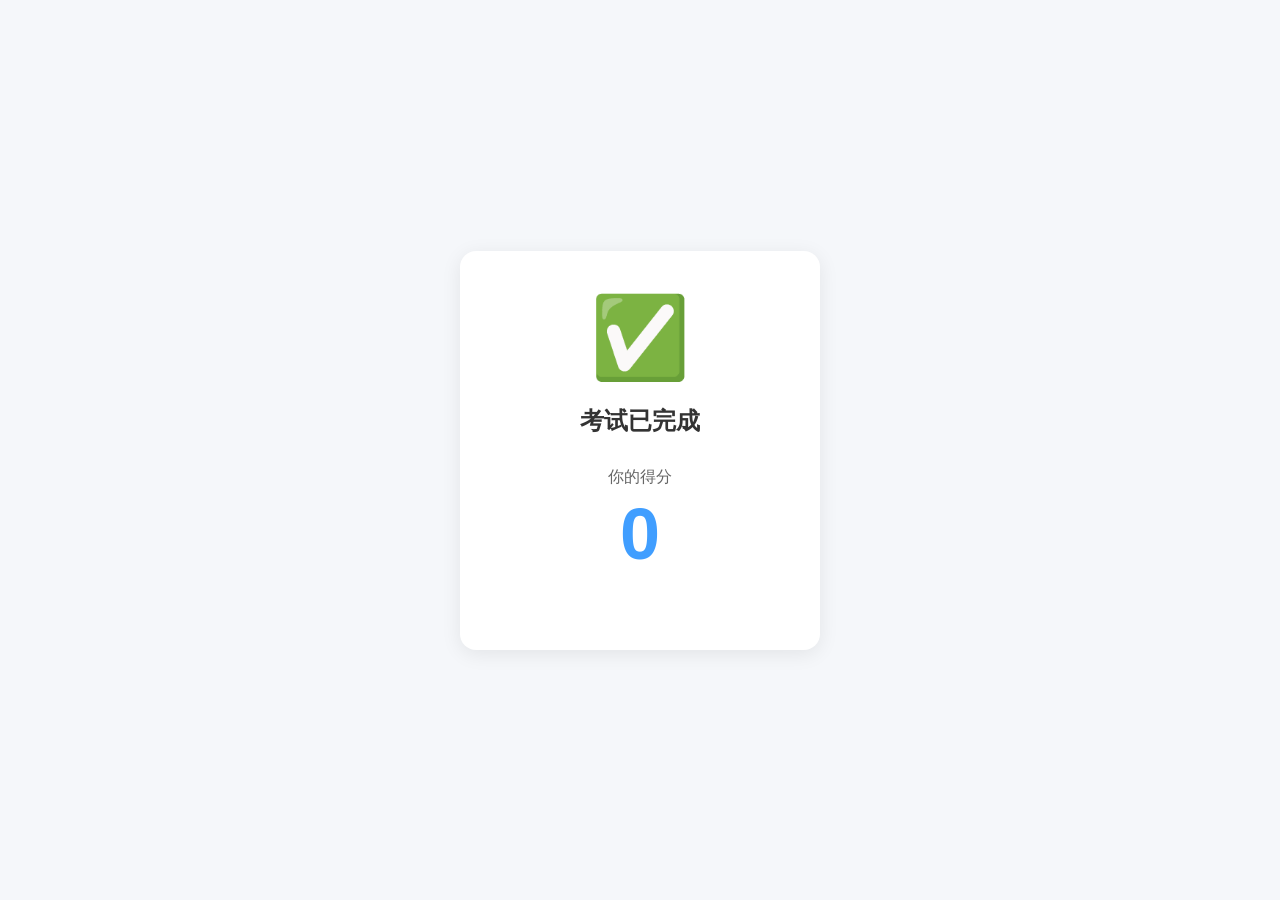
<file: result.html>
<!DOCTYPE html>
<html lang="zh-CN">
	<head>
		<meta charset="UTF-8">
		<meta name="viewport"
			content="width=device-width, initial-scale=1.0, maximum-scale=1.0, user-scalable=no, viewport-fit=cover">
		<meta name="apple-mobile-web-app-capable" content="yes">
		<meta name="apple-mobile-web-app-status-bar-style" content="default">
		<meta name="format-detection" content="telephone=no">
		<link rel="icon" type="image/png" sizes="32x32" href="./img/aca5124db1ffbaa7cb4961ca70523228.ico">
		<title>考试结束</title>
		<style>
			* {
				margin: 0;
				padding: 0;
				box-sizing: border-box;
				font-family: -apple-system, BlinkMacSystemFont, "PingFang SC", "Helvetica Neue", sans-serif;
				-webkit-tap-highlight-color: transparent;
			}

			body {
				background-color: #f5f7fa;
				display: flex;
				align-items: center;
				justify-content: center;
				min-height: 100vh;
				padding: 20px;
			}

			.result-card {
				background: #fff;
				width: 100%;
				max-width: 360px;
				border-radius: 16px;
				padding: 40px 20px;
				box-shadow: 0 4px 20px rgba(0, 0, 0, 0.08);
				text-align: center;
			}

			.success-icon {
				font-size: 80px;
				margin-bottom: 20px;
			}

			.title {
				font-size: 24px;
				font-weight: bold;
				color: #333;
				margin-bottom: 30px;
			}

			.score-label {
				font-size: 16px;
				color: #666;
				margin-bottom: 10px;
			}

			.score-value {
				font-size: 72px;
				font-weight: bold;
				color: #409eff;
				line-height: 1;
				margin-bottom: 40px;
			}

			.back-btn {
				width: 100%;
				height: 48px;
				background: #409eff;
				color: #fff;
				border: none;
				border-radius: 24px;
				font-size: 16px;
				font-weight: 500;
				cursor: pointer;
				transition: all 0.2s;
			}

			.back-btn:active {
				background: #337ecc;
			}
		</style>
	</head>
	<body>
		<div class="result-card">
			<div class="success-icon">✅</div>
			<div class="title">考试已完成</div>
			<div class="score-label">你的得分</div>
			<div class="score-value" id="score">0</div>
			<!-- <button class="back-btn" onclick="goBack()">返回首页</button> -->
		</div>

		<script>
			// 从URL获取分数参数
			function getUrlParam(name) {
				const reg = new RegExp("(^|&)" + name + "=([^&]*)(&|$)");
				const r = window.location.search.substr(1).match(reg);
				if (r != null) return decodeURIComponent(r[2]);
				return '0';
			}

			// 页面加载时显示分数
			window.onload = function() {
				const score = getUrlParam('score');
				document.getElementById('score').textContent = score;
			}

			// 返回首页
			function goBack() {
				// 这里可以修改为你的首页地址
				window.location.href = '/index.html';
			}
		</script>
	</body>
</html>
</file>
